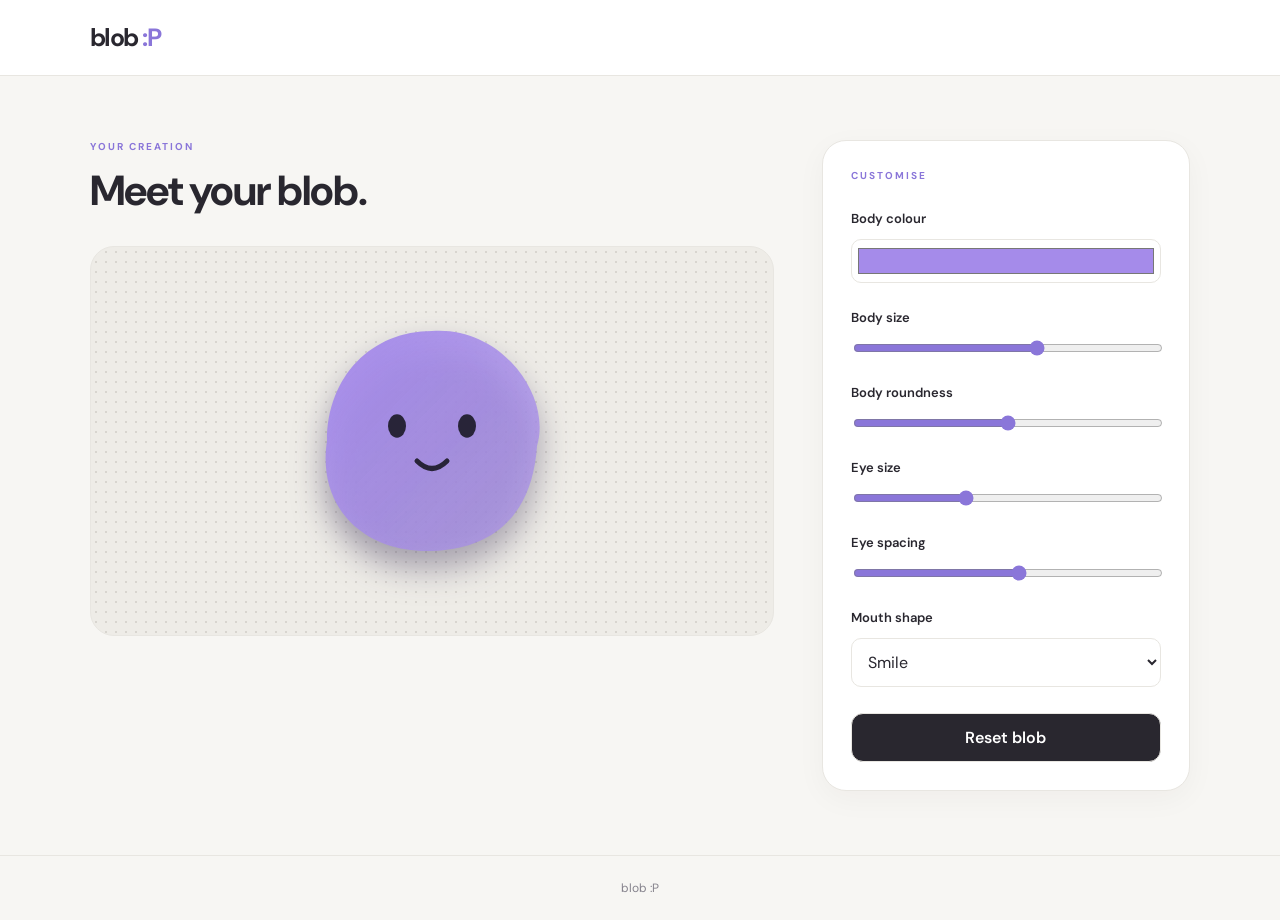
<file: CSS-Project-01/index.html>
<!DOCTYPE html>

<html lang="en">
<head>
    <meta charset="UTF-8">
    <meta name="viewport" content="width=device-width, initial-scale=1.0">
    <title>Blob Creator</title>
    <link rel="stylesheet" href="css/style.css">
    <script src="js/script.js" defer></script>
</head>
<body>
    <header class="site-header">
        <a class="logo" href="#">blob <span>:P</span></a>
    </header>


<main class="creator">
    <section class="preview-section">
        <div class="preview-heading">
            <p class="eyebrow">YOUR CREATION</p>
            <h1>Meet your blob.</h1>
        </div>

        <div class="preview-stage">
            <svg
                id="blob-preview"
                class="blob-svg"
                viewBox="0 0 300 300"
                role="img"
                aria-label="Your custom blob character"
            >
                <defs>
                    <linearGradient id="blob-gradient" x1="0" y1="0" x2="1" y2="1">
                        <stop offset="0%" stop-color="#b8a5f5" />
                        <stop offset="100%" stop-color="#6622d9" />
                    </linearGradient>
                </defs>

                <path
                    id="blob-body"
                    d="M150 40 C220 35 265 90 255 155 C250 220 210 260 145 260 C80 260 40 215 45 150 C45 85 85 45 150 40 Z"
                    fill="url(#blob-gradient)"
                />

                <g id="blob-face">
                    <ellipse cx="115" cy="135" rx="9" ry="12" fill="#282438" />
                    <ellipse cx="185" cy="135" rx="9" ry="12" fill="#282438" />
                    <path
                        d="M135 170 Q150 185 165 170"
                        fill="none"
                        stroke="#282438"
                        stroke-width="5"
                        stroke-linecap="round"
                    />
                </g>
            </svg>
        </div>

        
    </section>

    <section class="controls-section">
        <div class="controls-heading">
            <p class="eyebrow">CUSTOMISE</p>
            
        </div>

        <div class="control-group">
            <label for="body-colour">Body colour</label>
            <input
                type="color"
                id="body-colour"
                name="body-colour"
                value="#a58bea"
            >
        </div>

        <div class="control-group">
            <label for="body-size">Body size</label>
            <input
                type="range"
                id="body-size"
                name="body-size"
                min="70"
                max="120"
                value="100"
            >
        </div>

        <div class="control-group">
            <label for="body-roundness">Body roundness</label>
            <input
                type="range"
                id="body-roundness"
                name="body-roundness"
                min="0"
                max="100"
                value="50"
            >
        </div>

        <div class="control-group">
            <label for="eye-size">Eye size</label>
            <input
                type="range"
                id="eye-size"
                name="eye-size"
                min="4"
                max="18"
                value="9"
            >
        </div>

        <div class="control-group">
            <label for="eye-spacing">Eye spacing</label>
            <input
                type="range"
                id="eye-spacing"
                name="eye-spacing"
                min="35"
                max="100"
                value="70"
            >
        </div>

        <div class="control-group">
            <label for="mouth-shape">Mouth shape</label>
            <select id="mouth-shape" name="mouth-shape">
                <option value="smile">Smile</option>
                <option value="flat">Straight</option>
                <option value="surprised">Surprised</option>
            </select>
        </div>

        <button id="reset-button" type="button">Reset blob</button>
    </section>
</main>

<footer class="site-footer">
    <p>blob :P</p>
</footer>


</body>
</html>
</file>
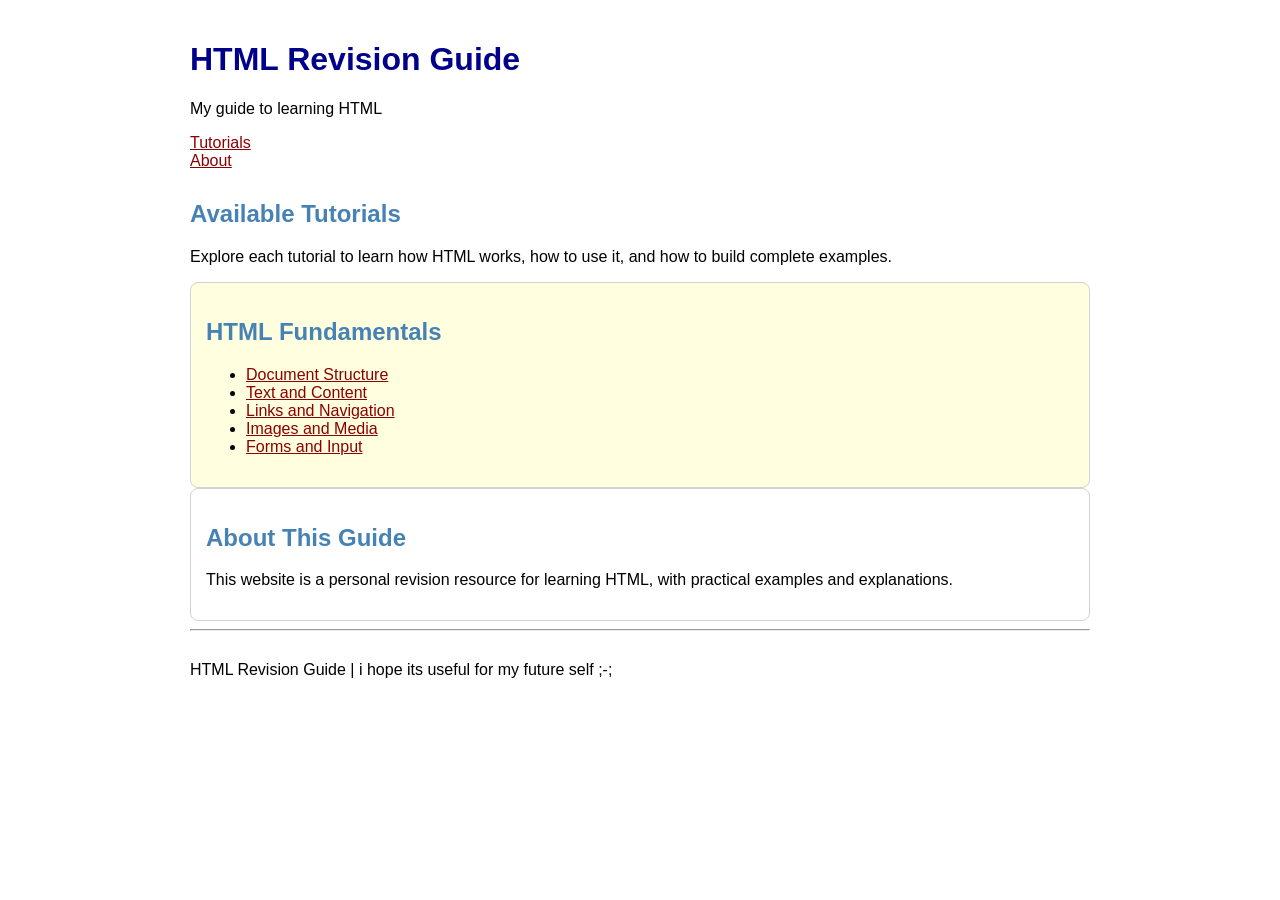
<file: HTML-Project-01/index.html>
<!DOCTYPE html>

<html lang="en">

<head>
    <meta charset="UTF-8">
    <meta name="viewport" content="width=device-width, initial-scale=1.0">
    <title>HTML Revision Guide</title>
    <link rel="stylesheet" href="css/style.css">
</head>

<body>
   <header>
        <h1>HTML Revision Guide</h1>
        <p>My guide to learning HTML</p>
        
        <nav>
            <a href="#tutorials">Tutorials<br></a>
            <a href="#about">About</a>
        </nav>
    </header> 

   <main id="tutorials">
        <h2>Available Tutorials</h2>
        <p>Explore each tutorial to learn how HTML works, how to use it, and how to build complete examples.</p>
        
        <section class="featured">
            <h2>HTML <b>Fun</b>damentals</h2>
            
            <ul>
                <li>
                    <a href="pages/01-document-structure.html">Document Structure</a>
                </li>
                <li>
                    <a href="pages/02-text-and-content.html">Text and Content</a>
                </li>
                <li>
                    <a href="pages/03-links-and-navigation.html">Links and Navigation</a>
                </li>
                <li>
                    <a href="pages/04-images-and-media.html">Images and Media</a>
                </li>
                <li>
                    <a href="pages/05-forms-and-input.html">Forms and Input</a>
                </li>
            </ul>
        </section>

        <section id="about">
            <h2>About This Guide</h2>
            <p>This website is a personal revision resource for learning HTML, with practical examples and explanations.</p>
        </section>

        <hr>
   </main>

   <footer>
        <p>HTML Revision Guide | i hope its useful for my future self ;-;</p>
   </footer>

</body>

</html>
</file>
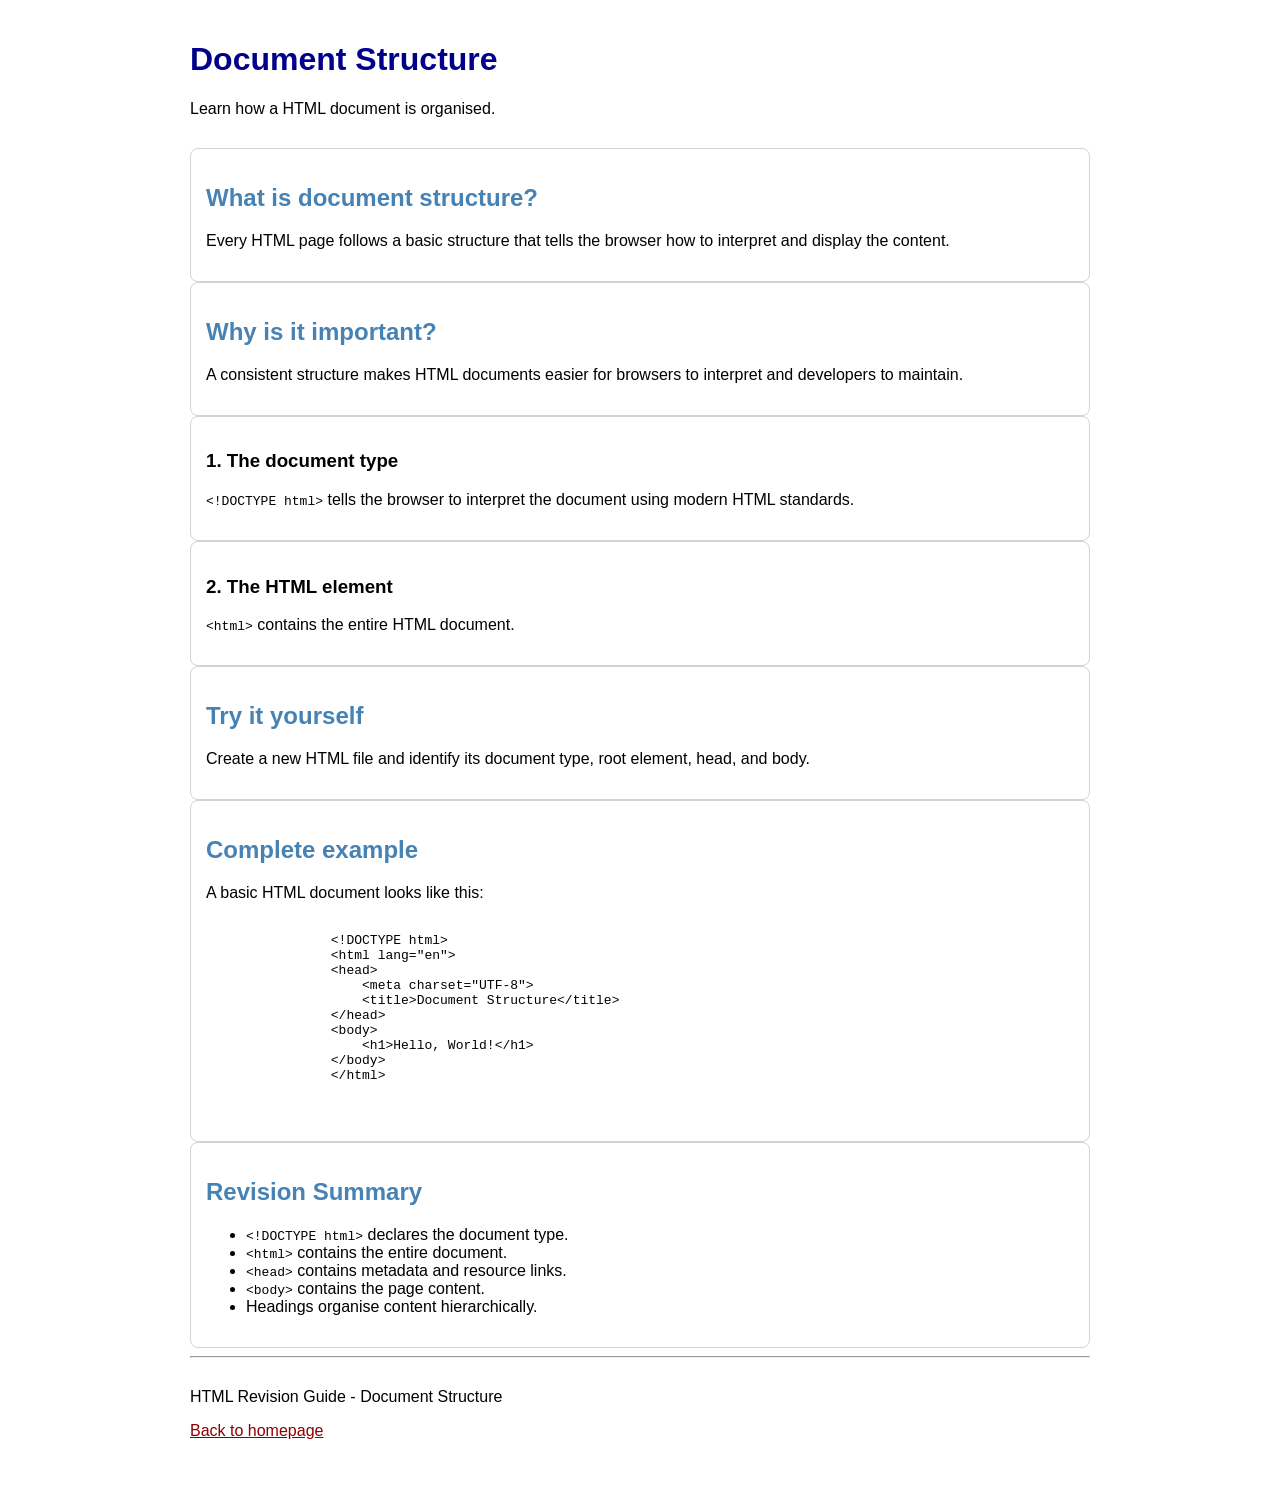
<file: HTML-Project-01/pages/01-document-structure.html>
<!DOCTYPE html>
<html lang="en">
<head>
    <meta charset="UTF-8">
    <meta name="viewport" content="width=device-width, initial-scale=1.0">
    <title>Document Structure</title>
    <link rel="stylesheet" href="../css/style.css">
</head>
<body>
    <header>
        <h1>Document Structure</h1>
        <p>Learn how a HTML document is organised.</p>
    </header>

    <main>  
    <section>
        <h2>What is document structure?</h2>
        <p>Every HTML page follows a basic structure that tells the browser how to interpret and display the content.</p>
    </section>    
    <section>    
        <h2>Why is it important?</h2>
        <p>A consistent structure makes HTML documents easier for browsers to interpret and developers to maintain.</p>
    </section>
    <section>
        <h3>1. The document type</h3>
        <p><code>&lt;!DOCTYPE html&gt;</code> tells the browser to interpret the document using modern HTML standards.</p>
    </section>
    <section>
        <h3>2. The HTML element</h3>
        <p><code>&lt;html&gt;</code> contains the entire HTML document.</p>
    </section>
    <section>
        <h2>Try it yourself</h2>
        <p>Create a new HTML file and identify its document type, root element, head, and body.</p>
    </section>
    <section>
        <h2>Complete example</h2>
        <p>A basic HTML document looks like this:</p>

        <pre>
            <code>
                &lt;!DOCTYPE html&gt;
                &lt;html lang="en"&gt;
                &lt;head&gt;
                    &lt;meta charset="UTF-8"&gt; 
                    &lt;title&gt;Document Structure&lt;/title&gt;
                &lt;/head&gt;
                &lt;body&gt;
                    &lt;h1&gt;Hello, World!&lt;/h1&gt;
                &lt;/body&gt;
                &lt;/html&gt;
            </code>
        </pre>
    </section>
    <section>
        <h2>Revision Summary</h2>
        <ul>
            <li><code>&lt;!DOCTYPE html&gt;</code> declares the document type.</li>
            <li><code>&lt;html&gt;</code> contains the entire document.</li>
            <li><code>&lt;head&gt;</code> contains metadata and resource links.</li>
            <li><code>&lt;body&gt;</code> contains the page content.</li>
            <li>Headings organise content hierarchically.</li>
        </ul>
    </section>

    <hr>
    </main>

    <footer>
        <p>HTML Revision Guide - Document Structure</p>
        <a href="../index.html">Back to homepage</a>
    </footer>
</body>
</html>
</file>
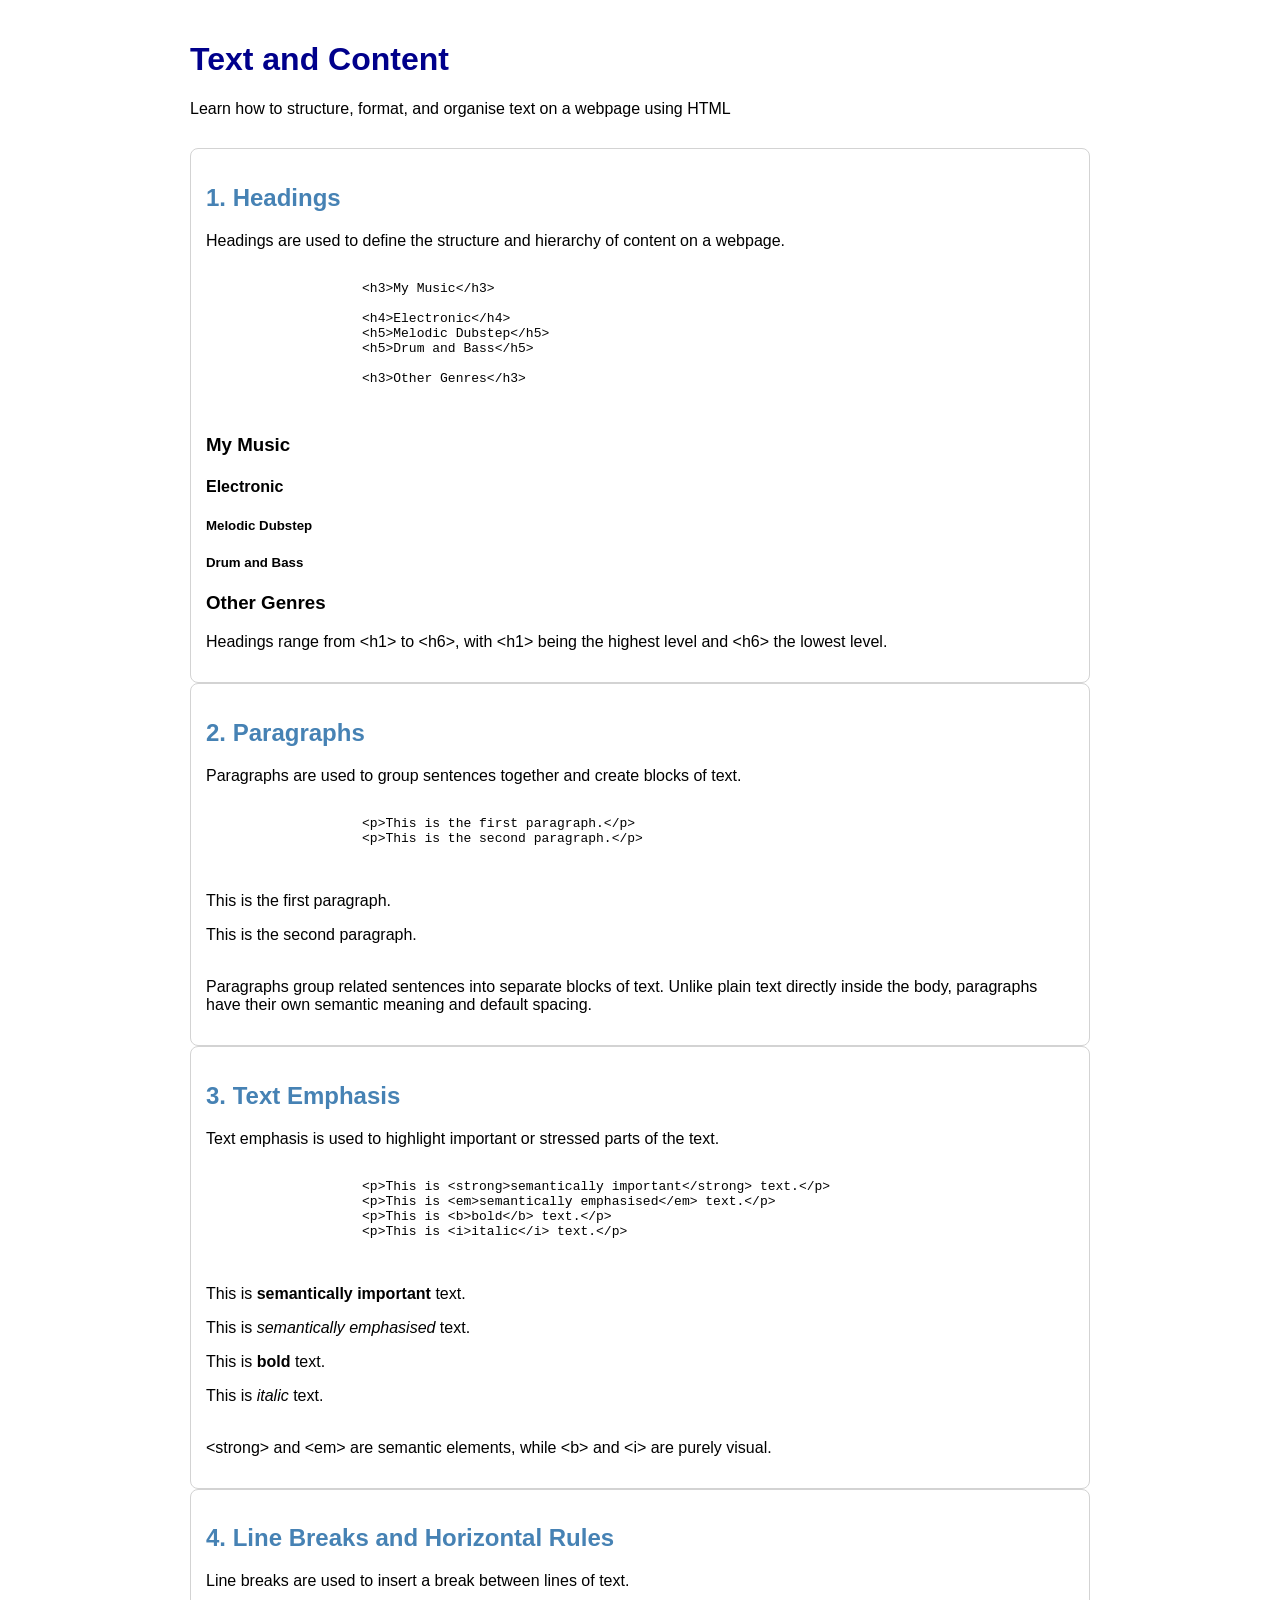
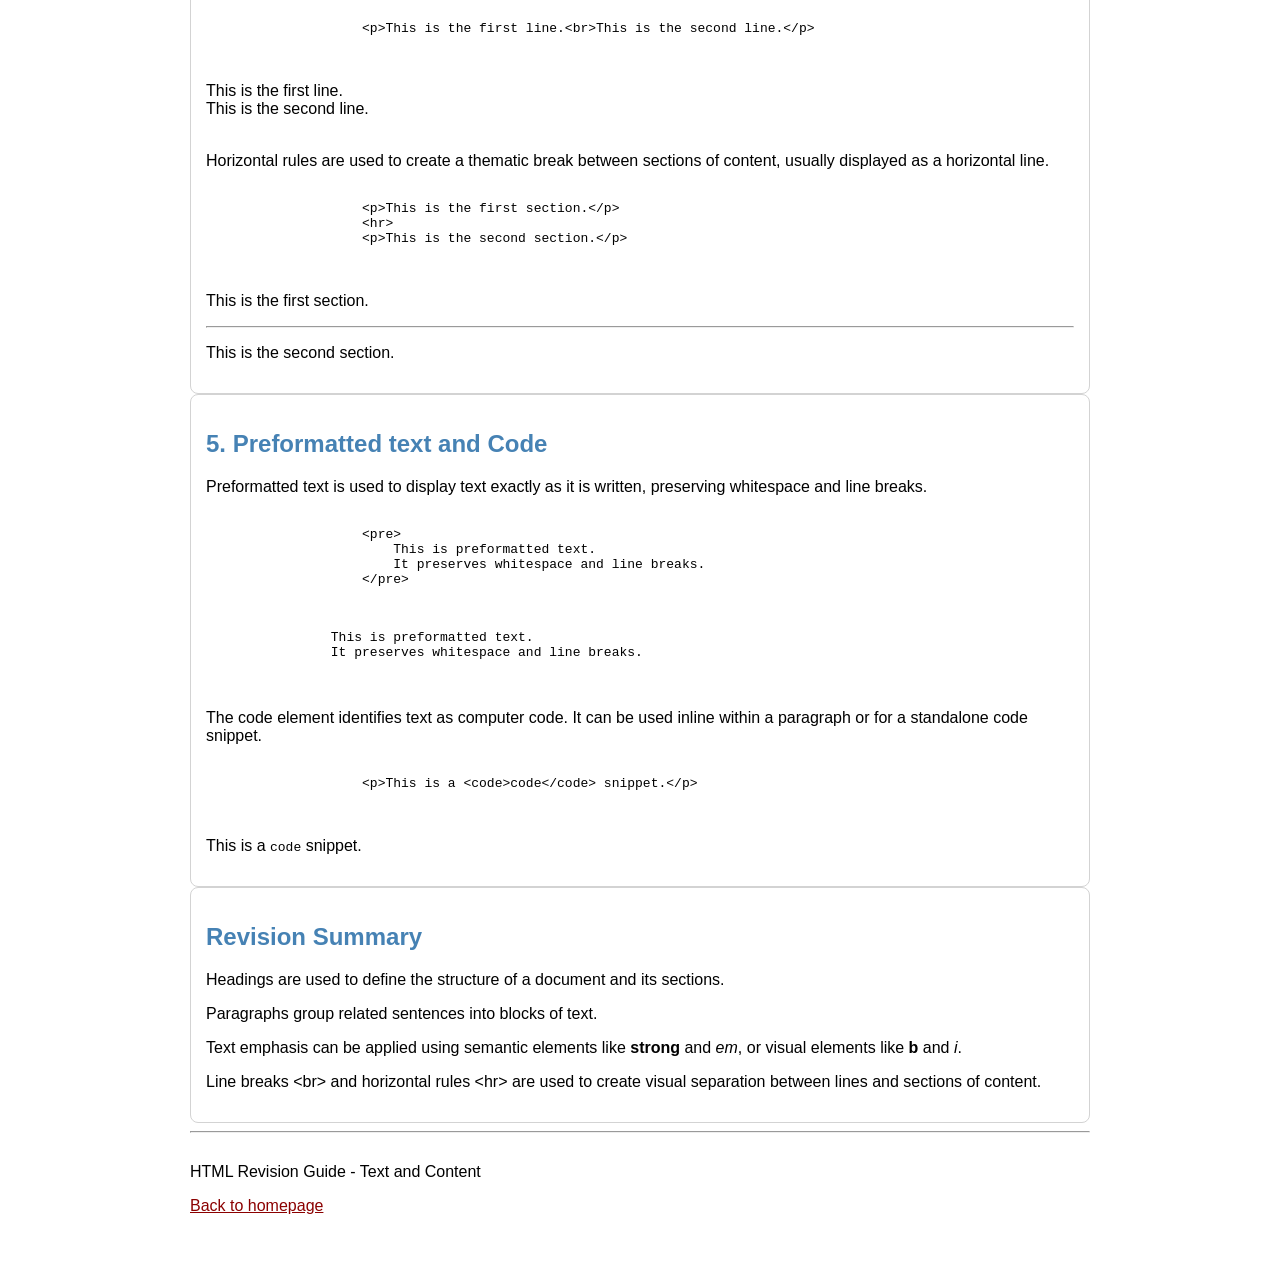
<file: HTML-Project-01/pages/02-text-and-content.html>
<!DOCTYPE html>
<html lang="en">
<head>
    <meta charset="UTF-8">
    <meta name="viewport" content="width=device-width, initial-scale=1.0">
    <title>Text and Content</title>
    <link rel="stylesheet" href="../css/style.css">
</head>
<body>
    <header>
        <h1>Text and Content</h1>
        <p>Learn how to structure, format, and organise text on a webpage using HTML</p>
    </header>

    <main> 
        <section> 
            <h2>1. Headings</h2>
            <p>Headings are used to define the structure and hierarchy of content on a webpage.</p>

            <pre>
                <code>
                    &lt;h3&gt;My Music&lt;/h3&gt;

                    &lt;h4&gt;Electronic&lt;/h4&gt;
                    &lt;h5&gt;Melodic Dubstep&lt;/h5&gt;
                    &lt;h5&gt;Drum and Bass&lt;/h5&gt;

                    &lt;h3&gt;Other Genres&lt;/h3&gt;
                </code>
            </pre>

            <h3>My Music</h3>
            <h4>Electronic</h4>
            <h5>Melodic Dubstep</h5>
            <h5>Drum and Bass</h5>
            <h3>Other Genres</h3>

            <p>Headings range from &lt;h1&gt; to &lt;h6&gt;, with &lt;h1&gt; being the highest level and &lt;h6&gt; the lowest level.</p>
        </section>
        <section>
            <h2>2. Paragraphs</h2>
            <p>Paragraphs are used to group sentences together and create blocks of text.</p>
            <pre>
                <code>
                    &lt;p&gt;This is the first paragraph.&lt;/p&gt;
                    &lt;p&gt;This is the second paragraph.&lt;/p&gt;
                </code>
            </pre>

            <p>This is the first paragraph.</p>
            <p>This is the second paragraph.</p>

            <p><br>Paragraphs group related sentences into separate blocks of text. Unlike plain text directly inside the body, paragraphs have their own semantic meaning and default spacing.</p>
        </section>
        <section>
            <h2>3. Text Emphasis</h2>
            <p>Text emphasis is used to highlight important or stressed parts of the text.</p>
            <pre>
                <code>
                    &lt;p&gt;This is &lt;strong&gt;semantically important&lt;/strong&gt; text.&lt;/p&gt;
                    &lt;p&gt;This is &lt;em&gt;semantically emphasised&lt;/em&gt; text.&lt;/p&gt;
                    &lt;p&gt;This is &lt;b&gt;bold&lt;/b&gt; text.&lt;/p&gt;
                    &lt;p&gt;This is &lt;i&gt;italic&lt;/i&gt; text.&lt;/p&gt;
                </code>
            </pre>

            <p>This is <strong>semantically important</strong> text.</p>
            <p>This is <em>semantically emphasised</em> text.</p>
            <p>This is <b>bold</b> text.</p>
            <p>This is <i>italic</i> text.</p>

            <p><br>&lt;strong&gt; and &lt;em&gt; are semantic elements, while &lt;b&gt; and &lt;i&gt; are purely visual.</p>
        </section>
        <section>
            <h2>4. Line Breaks and Horizontal Rules</h2>
            <p>Line breaks are used to insert a break between lines of text.</p>
            <pre>
                <code>
                    &lt;p&gt;This is the first line.&lt;br&gt;This is the second line.&lt;/p&gt;
                </code>
            </pre>

            <p>This is the first line.<br>This is the second line.</p>

            <p><br>Horizontal rules are used to create a thematic break between sections of content, usually displayed as a horizontal line.</p>
            <pre>
                <code>
                    &lt;p&gt;This is the first section.&lt;/p&gt;
                    &lt;hr&gt;
                    &lt;p&gt;This is the second section.&lt;/p&gt;
                </code>
            </pre>

            <p>This is the first section.</p>
            <hr>
            <p>This is the second section.</p>
        </section>
        <section>
            <h2>5. Preformatted text and Code</h2>
            <p>Preformatted text is used to display text exactly as it is written, preserving whitespace and line breaks.</p>
            <pre>
                <code>
                    &lt;pre&gt;
                        This is preformatted text.
                        It preserves whitespace and line breaks.
                    &lt;/pre&gt;
                </code>
            </pre>
            <pre>
                This is preformatted text.
                It preserves whitespace and line breaks.
            </pre>
            <p><br>The code element identifies text as computer code. It can be used inline within a paragraph or for a standalone code snippet.</p>
            <pre>
                <code>
                    &lt;p&gt;This is a &lt;code&gt;code&lt;/code&gt; snippet.&lt;/p&gt;
                </code>
            </pre>
            <p>This is a <code>code</code> snippet.</p>
        </section>
        <section>
            <h2>Revision Summary</h2>
            <p>Headings are used to define the structure of a document and its sections.</p>
            <p>Paragraphs group related sentences into blocks of text.</p>
            <p>Text emphasis can be applied using semantic elements like <strong>strong</strong> and <em>em</em>, or visual elements like <b>b</b> and <i>i</i>.</p>
            <p>Line breaks &lt;br&gt; and horizontal rules &lt;hr&gt; are used to create visual separation between lines and sections of content.</p>
        </section>

        <hr>
    </main>

    <footer>
        <p>HTML Revision Guide - Text and Content</p>
        <a href="../index.html">Back to homepage</a>
    </footer>
</body>
</html>
</file>
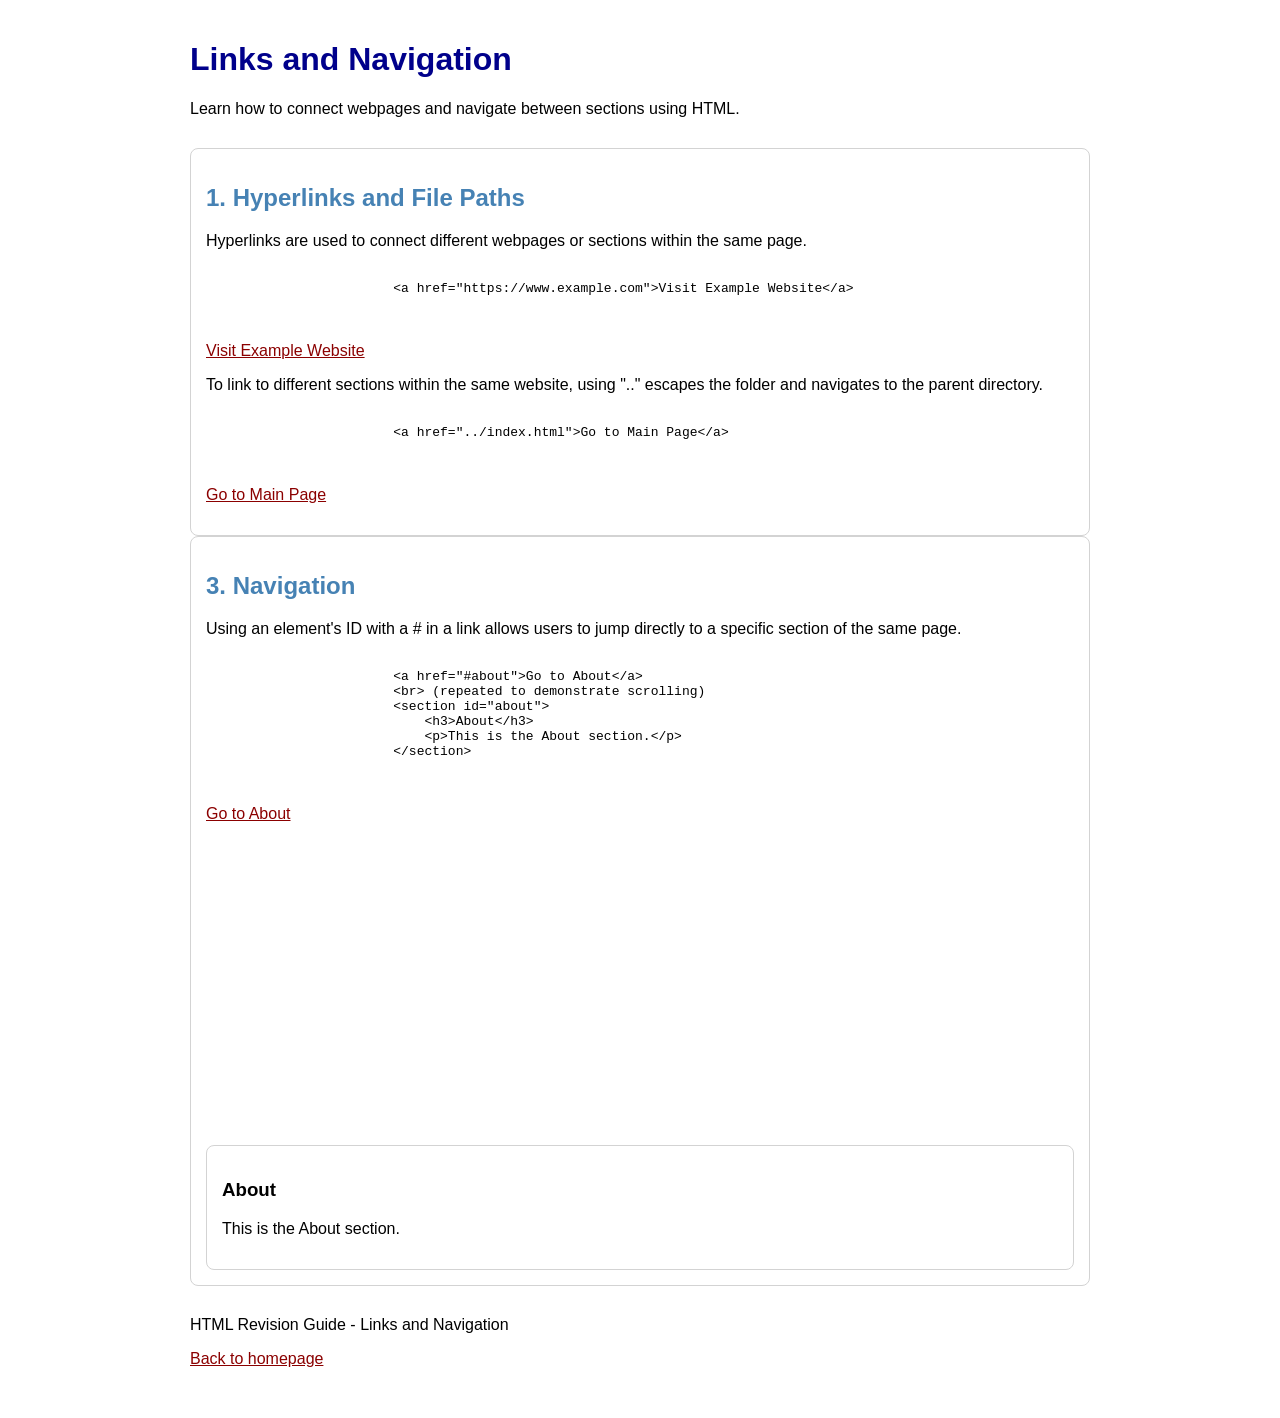
<file: HTML-Project-01/pages/03-links-and-navigation.html>
<!DOCTYPE html>
<html lang="en">
<head>
    <meta charset="UTF-8">
    <meta name="viewport" content="width=device-width, initial-scale=1.0">
    <title>Links and Navigation</title>
    <link rel="stylesheet" href="../css/style.css">
</head>
<body>
    <header>
        <h1>Links and Navigation</h1>
        <p>Learn how to connect webpages and navigate between sections using HTML.</p>
    </header>

    <main>

        <section>
                <h2>1. Hyperlinks and File Paths</h2>
                <p>Hyperlinks are used to connect different webpages or sections within the same page.</p>
                <pre>
                    <code>
                        &lt;a href="https://www.example.com"&gt;Visit Example Website&lt;/a&gt;
                    </code>
                </pre>
                <p><a href="https://www.example.com">Visit Example Website</a></p>

                <p>To link to different sections within the same website, using ".." escapes the folder and navigates to the parent directory.</p>
                <pre>
                    <code>
                        &lt;a href="../index.html"&gt;Go to Main Page&lt;/a&gt;
                    </code>
                </pre>
                <p><a href="../index.html">Go to Main Page</a></p>

        </section>
        <section>
                <h2>3. Navigation</h2>
                <p>Using an element's ID with a # in a link allows users to jump directly to a specific section of the same page.</p>

                <pre>
                    <code>
                        &lt;a href="#about"&gt;Go to About&lt;/a&gt;
                        &lt;br&gt; (repeated to demonstrate scrolling)
                        &lt;section id="about"&gt;
                            &lt;h3&gt;About&lt;/h3&gt;
                            &lt;p&gt;This is the About section.&lt;/p&gt;
                        &lt;/section&gt;
                    </code>
                </pre>

                <p><a href="#about">Go to About</a></p>
                <br><br><br><br><br><br><br><br><br><br><br><br><br><br><br><br><br>
                <section id="about">
                    <h3>About</h3>
                    <p>This is the About section.</p>
                </section>
        </section>
        
    </main>

    <footer>
        <p>HTML Revision Guide - Links and Navigation</p>
        <a href="../index.html">Back to homepage</a>
    </footer>
</body>
</html>
</file>
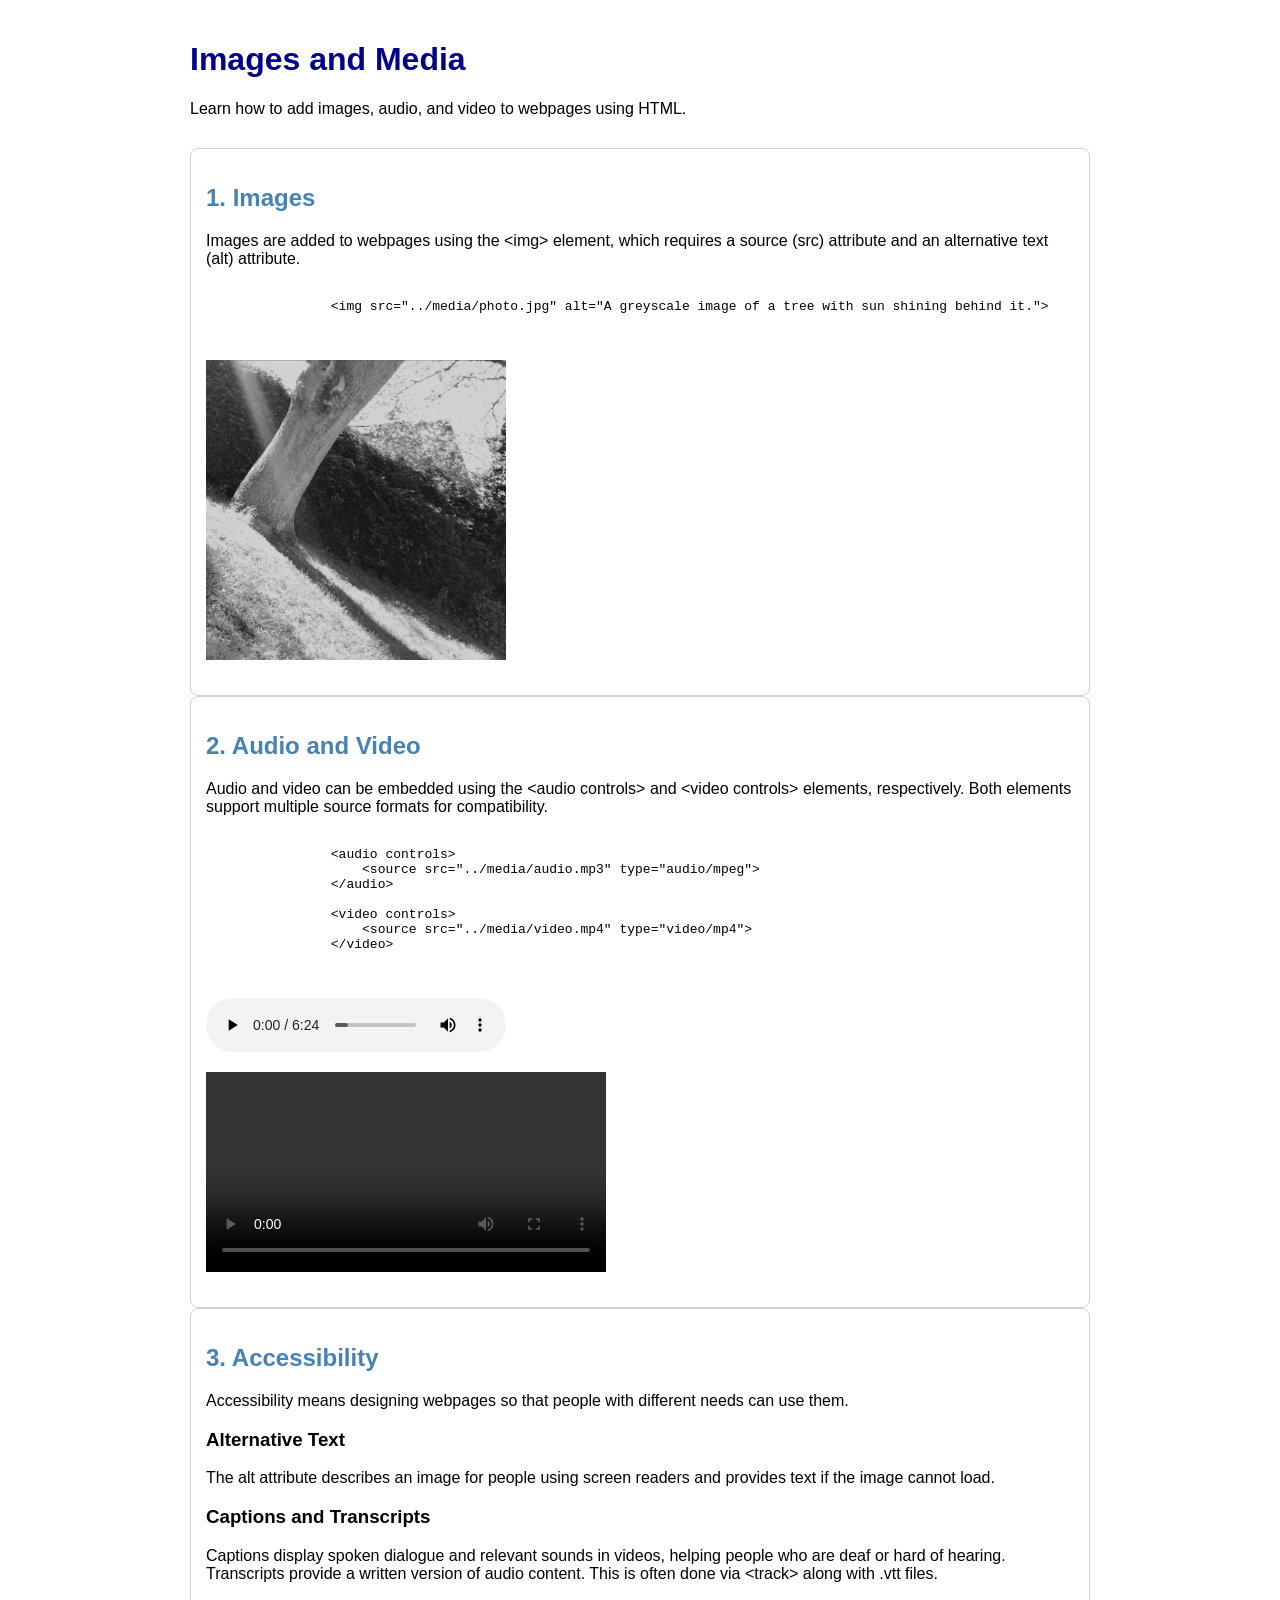
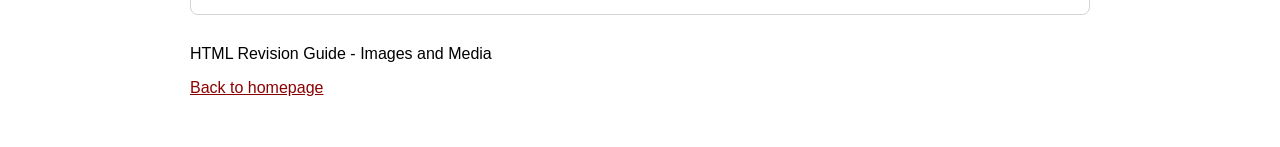
<file: HTML-Project-01/pages/04-images-and-media.html>
<!DOCTYPE html>

<html lang="en">
<head>
    <meta charset="UTF-8">
    <meta name="viewport" content="width=device-width, initial-scale=1.0">
    <title>Images and Media</title>
    <link rel="stylesheet" href="../css/style.css">
</head>
<body>
    <header>
        <h1>Images and Media</h1>
        <p>Learn how to add images, audio, and video to webpages using HTML.</p>
    </header>


<main>
    <section>
        <h2>1. Images</h2>
        <p>Images are added to webpages using the &lt;img&gt; element, which requires a source (src) attribute and an alternative text (alt) attribute.</p>
        <pre>
            <code>
                &lt;img src="../media/photo.jpg" alt="A greyscale image of a tree with sun shining behind it."&gt;
            </code>
        </pre>  
        <p><img src="../media/photo.jpg" alt="A greyscale image of a tree with sun shining behind it."></p>

    </section>

    <section>
        <h2>2. Audio and Video</h2>
        <p>Audio and video can be embedded using the &lt;audio controls&gt; and &lt;video controls&gt; elements, respectively. Both elements support multiple source formats for compatibility.</p>
        <pre>
            <code>
                &lt;audio controls&gt;
                    &lt;source src="../media/audio.mp3" type="audio/mpeg"&gt;
                &lt;/audio&gt;

                &lt;video controls&gt;
                    &lt;source src="../media/video.mp4" type="video/mp4"&gt;
                &lt;/video&gt;
            </code>
        </pre>
        <p><audio controls>
            <source src="../media/audio.mp3" type="audio/mpeg">
        </audio></p>
        <p><video controls>
            <source src="../media/video.mp4" type="video/mp4">
        </video></p>

    </section>

    <section>
        <h2>3. Accessibility</h2>
        <p>Accessibility means designing webpages so that people with different needs can use them.</p>

        <h3>Alternative Text</h3>
        <p>The alt attribute describes an image for people using screen readers and provides text if the image cannot load.</p>
        <h3>Captions and Transcripts</h3>
        <p>Captions display spoken dialogue and relevant sounds in videos, helping people who are deaf or hard of hearing. Transcripts provide a written version of audio content. This is often done via &lt;track&gt; along with .vtt files.</p>

    </section>
</main>

<footer>
    <p>HTML Revision Guide - Images and Media</p>
    <a href="../index.html">Back to homepage</a>
</footer>


</body>
</html>
</file>
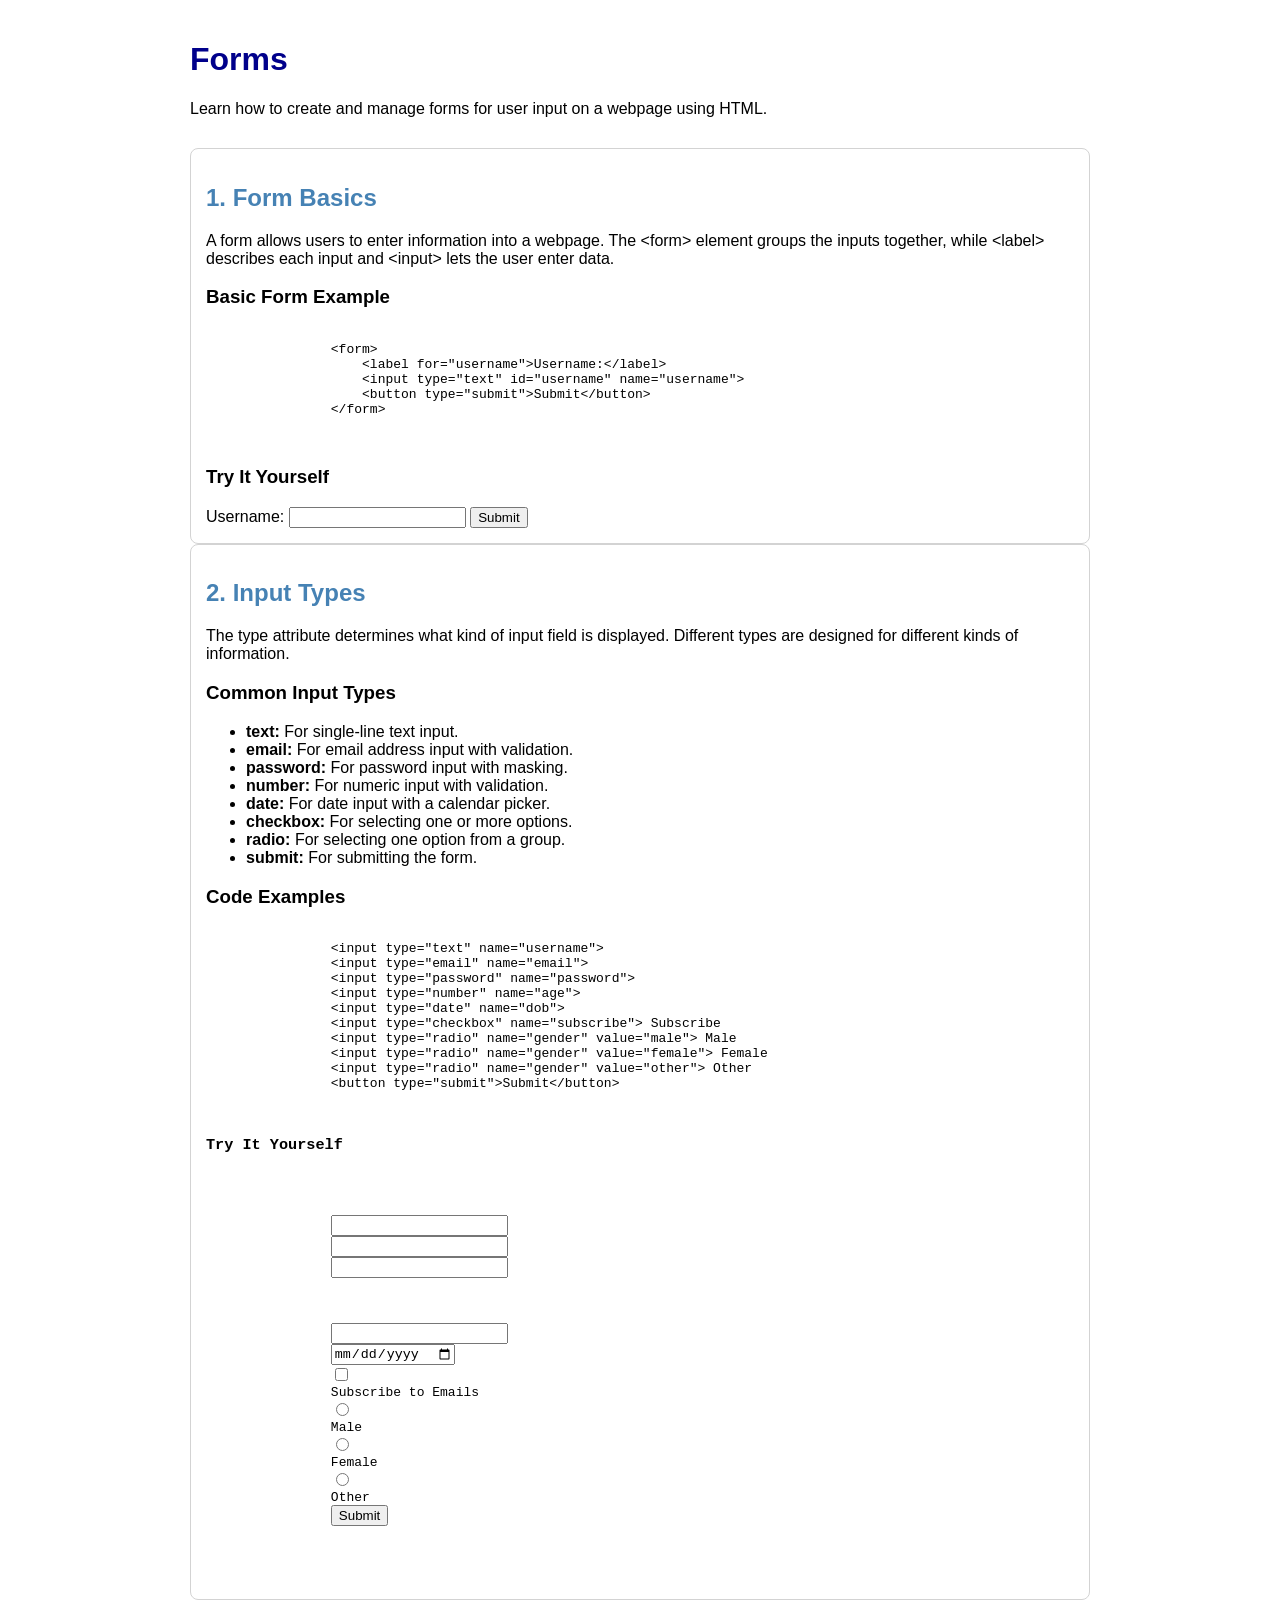
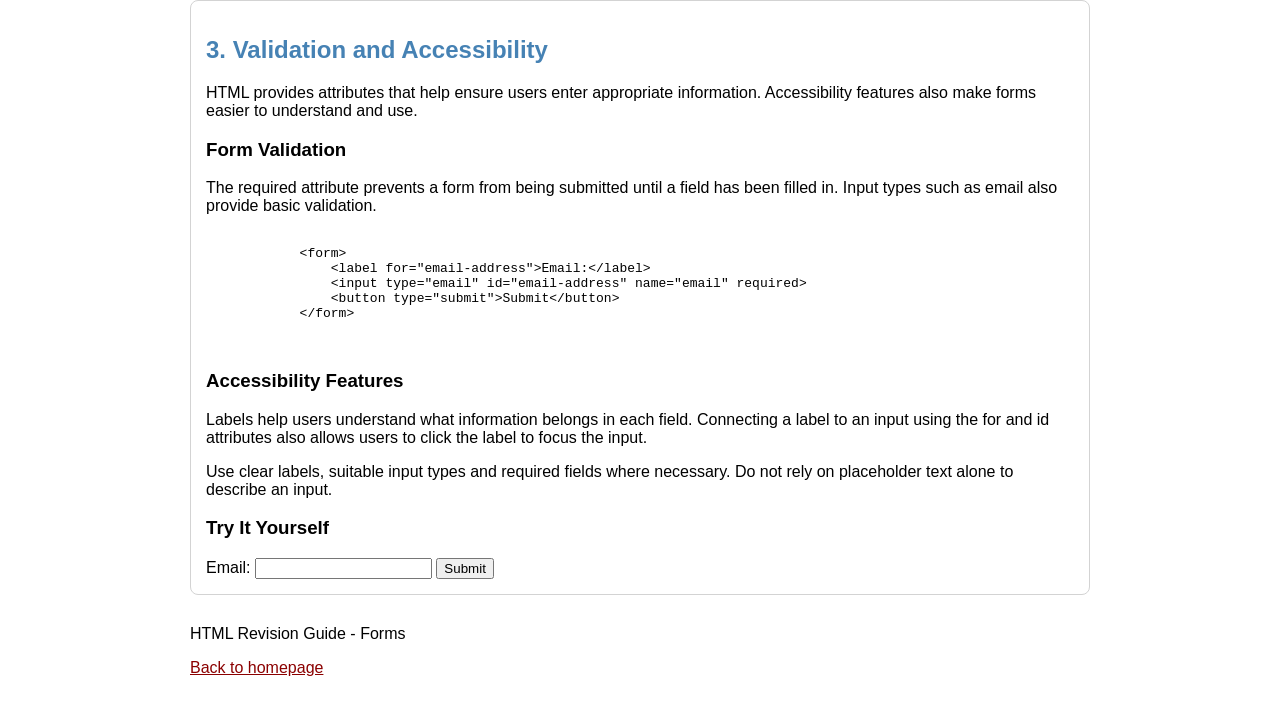
<file: HTML-Project-01/pages/05-forms-and-input.html>
<!DOCTYPE html>

<html lang="en">
<head>
    <meta charset="UTF-8">
    <meta name="viewport" content="width=device-width, initial-scale=1.0">
    <title>Forms</title>
    <link rel="stylesheet" href="../css/style.css">
</head>
<body>
    <header>
        <h1>Forms</h1>
        <p>Learn how to create and manage forms for user input on a webpage using HTML.</p>
    </header>


<main>
    <section>
        <h2>1. Form Basics</h2>
        <p>A form allows users to enter information into a webpage. The &lt;form&gt; element groups the inputs together, while &lt;label&gt; describes each input and &lt;input&gt; lets the user enter data.</p>
        <h3>Basic Form Example</h3>
        <pre>
            <code> 
                &lt;form&gt; 
                    &lt;label for="username"&gt;Username:&lt;/label&gt;
                    &lt;input type="text" id="username" name="username"&gt; 
                    &lt;button type="submit"&gt;Submit&lt;/button&gt;
                &lt;/form&gt; 
            </code>
        </pre>

        <h3>Try It Yourself</h3>

        <form> 
            <label for="username">Username:</label> 
            <input type="text" id="username" name="username"> 
            <button type="submit">Submit</button> 
        </form>

    </section>

    <section>
        <h2>2. Input Types</h2>
        <p>The type attribute determines what kind of input field is displayed. Different types are designed for different kinds of information.</p>
        <h3>Common Input Types</h3>
        <ul>
            <li><strong>text:</strong> For single-line text input.</li>
            <li><strong>email:</strong> For email address input with validation.</li>
            <li><strong>password:</strong> For password input with masking.</li>
            <li><strong>number:</strong> For numeric input with validation.</li>
            <li><strong>date:</strong> For date input with a calendar picker.</li>
            <li><strong>checkbox:</strong> For selecting one or more options.</li>
            <li><strong>radio:</strong> For selecting one option from a group.</li>
            <li><strong>submit:</strong> For submitting the form.</li>
        </ul>
        <h3>Code Examples</h3>
        <pre>
            <code>
                &lt;input type="text" name="username"&gt;
                &lt;input type="email" name="email"&gt;
                &lt;input type="password" name="password"&gt;
                &lt;input type="number" name="age"&gt;
                &lt;input type="date" name="dob"&gt;
                &lt;input type="checkbox" name="subscribe"&gt; Subscribe
                &lt;input type="radio" name="gender" value="male"&gt; Male
                &lt;input type="radio" name="gender" value="female"&gt; Female
                &lt;input type="radio" name="gender" value="other"&gt; Other
                &lt;button type="submit"&gt;Submit&lt;/button&gt;
            </code>
            <h3>Try It Yourself</h3>
            <form>
                <input type="text" id="username" name="username">
                <input type="email" id="email" name="email">
                <input type="password" id="password" name="password">
                <br><br>
                <input type="number" id="age" name="age">
                <input type="date" id="dateofbirth" name="dateofbirth">
                <input type="checkbox" id="subscribe" name="subscribe">
                <label for="subscribe">Subscribe to Emails</label>
                <input type="radio" id="male" name="gender" value="male">
                <label for="male">Male</label>
                <input type="radio" id="female" name="gender" value="female">
                <label for="female">Female</label>
                <input type="radio" id="other" name="gender" value="other">
                <label for="other">Other</label>
                <button type="submit">Submit</button>
            </form>
        </section>

    <section>
        <h2>3. Validation and Accessibility</h2>
        <p>HTML provides attributes that help ensure users enter appropriate information. Accessibility features also make forms easier to understand and use.</p>
        <h3>Form Validation</h3>
        <p>The required attribute prevents a form from being submitted until a field has been filled in. Input types such as email also provide basic validation.</p>

    <pre>
        <code> 
            &lt;form&gt; 
                &lt;label for="email-address"&gt;Email:&lt;/label&gt; 
                &lt;input type="email" id="email-address" name="email" required&gt; 
                &lt;button type="submit"&gt;Submit&lt;/button&gt; 
            &lt;/form&gt; 
        </code>
    </pre>

    <h3>Accessibility Features</h3>
    <p>Labels help users understand what information belongs in each field. Connecting a label to an input using the for and id attributes also allows users to click the label to focus the input.</p>
    <p>Use clear labels, suitable input types and required fields where necessary. Do not rely on placeholder text alone to describe an input.</p>
    <h3>Try It Yourself</h3>
    <form> 
        <label for="email-address">Email:</label> 
        <input type="email" id="email-address" name="email" required> 
        <button type="submit">Submit</button>
    </section>
</main>

<footer>
    <p>HTML Revision Guide - Forms</p>
    <a href="../index.html">Back to homepage</a>
</footer>


</body>
</html>
</file>
<file: CSS-Project-01/css/style.css>
@import url('https://fonts.googleapis.com/css2?family=DM+Sans:wght@400;500;600;700&display=swap');

:root {
font-family: 'DM Sans', sans-serif;
color: #29272f;
background: #f7f6f3;
font-synthesis: none;
text-rendering: optimizeLegibility;
-webkit-font-smoothing: antialiased;


--background: #f7f6f3;
--surface: #ffffff;
--text: #29272f;
--muted: #85828c;
--border: #e8e6e1;
--accent: #8a76d9;
--radius: 18px;


}

* {
  box-sizing: border-box;
  }

body {
margin: 0;
min-width: 320px;
min-height: 100vh;
}

button,
input,
select {
font: inherit;
}

button,
select,
input[type="color"],
input[type="range"] {
cursor: pointer;
}

.site-header {
height: 76px;
padding: 0 7%;
display: flex;
align-items: center;
justify-content: space-between;
border-bottom: 1px solid var(--border);
background: var(--surface);
}

.logo {
color: var(--text);
font-size: 25px;
font-weight: 700;
letter-spacing: -1.5px;
text-decoration: none;
}

.logo span {
color: var(--accent);
}

.header-label,
.description,
.preview-caption,
.site-footer {
color: var(--muted);
}

.header-label {
font-size: 13px;
}

.creator {
display: grid;
grid-template-columns: minmax(0, 1.3fr) minmax(280px, 0.7fr);
gap: 48px;
width: min(1100px, 86%);
margin: 64px auto;
}

.preview-section {
min-width: 0;
}

.preview-heading,
.controls-heading {
margin-bottom: 28px;
}

.eyebrow {
color: var(--accent);
font-size: 10px;
font-weight: 700;
letter-spacing: 2px;
}

h1,
h2,
p {
margin-top: 0;
}

h1,
h2 {
margin-bottom: 8px;
letter-spacing: -1px;
}

h1 {
font-size: clamp(30px, 4vw, 42px);
}

h2 {
font-size: 26px;
}

.description {
margin-bottom: 0;
font-size: 14px;
line-height: 1.6;
}

.preview-stage {
display: grid;
place-items: center;
min-height: 390px;
overflow: hidden;
border: 1px solid var(--border);
border-radius: 24px;
background-color: #eeece7;
background-image: radial-gradient(#d8d5cf 0.8px, transparent 0.8px);
background-size: 10px 10px;
}

.blob-svg {
width: min(300px, 85%);
height: auto;
overflow: visible;
filter: drop-shadow(0 18px 16px rgb(45 35 75 / 50%));
transition: transform 180ms ease;
}

.preview-caption {
margin: 16px 0 0;
text-align: center;
font-size: 12px;
}

.controls-section {
align-self: start;
padding: 28px;
border: 1px solid var(--border);
border-radius: 24px;
background: var(--surface);
box-shadow: 0 8px 30px rgb(40 35 25 / 4%);
}

.control-group {
display: grid;
gap: 12px;
margin-bottom: 26px;
}

.control-group label {
font-size: 13px;
font-weight: 600;
}

input[type="color"] {
width: 100%;
height: 44px;
padding: 4px;
border: 1px solid var(--border);
border-radius: 10px;
background: var(--surface);
}

input[type="range"] {
width: 100%;
accent-color: var(--accent);
}

select {
width: 100%;
padding: 12px;
border: 1px solid var(--border);
border-radius: 10px;
background: var(--surface);
color: var(--text);
}

button {
width: 100%;
padding: 13px 16px;
border: 1px solid var(--border);
border-radius: 12px;
background: var(--text);
color: white;
font-weight: 600;
transition: background 150ms ease, transform 150ms ease;
}

button:hover {
background: #484451;
}

button:active {
transform: scale(0.98);
}

:focus-visible {
outline: 3px solid #b8a5f5;
outline-offset: 3px;
}

.site-footer {
padding: 24px;
border-top: 1px solid var(--border);
text-align: center;
font-size: 12px;
}

.site-footer p {
margin: 0;
}

@media (max-width: 760px) {
.site-header {
height: 66px;
padding: 0 6%;
}


.creator {
    grid-template-columns: 1fr;
    gap: 36px;
    width: 88%;
    margin: 36px auto;
}

.preview-stage {
    min-height: 320px;
}

.controls-section {
    padding: 24px;
}


}

@media (prefers-reduced-motion: reduce) {
*,
*::before,
*::after {
scroll-behavior: auto !important;
transition-duration: 0.01ms !important;
animation-duration: 0.01ms !important;
animation-iteration-count: 1 !important;
}
}
</file>
<file: HTML-Project-01/css/style.css>
body 
{
    font-family: Arial, sans-serif;
    max-width: 900px;
    margin: 0 auto;
    padding: 20px;
}
h1
{
    color: darkblue;
}
h2
{
    color: steelblue;
}
a
{
    color: darkred;
}
header, main, footer
{
    margin-bottom: 30px;
}
section
{
    padding:15px;
    border: 1px solid lightgray;
    border-radius: 8px;
}
.featured
{
    background-color: lightyellow;
}
img
{
    width: 300px;
}
video
{
    width: 400px;
}
</file>
